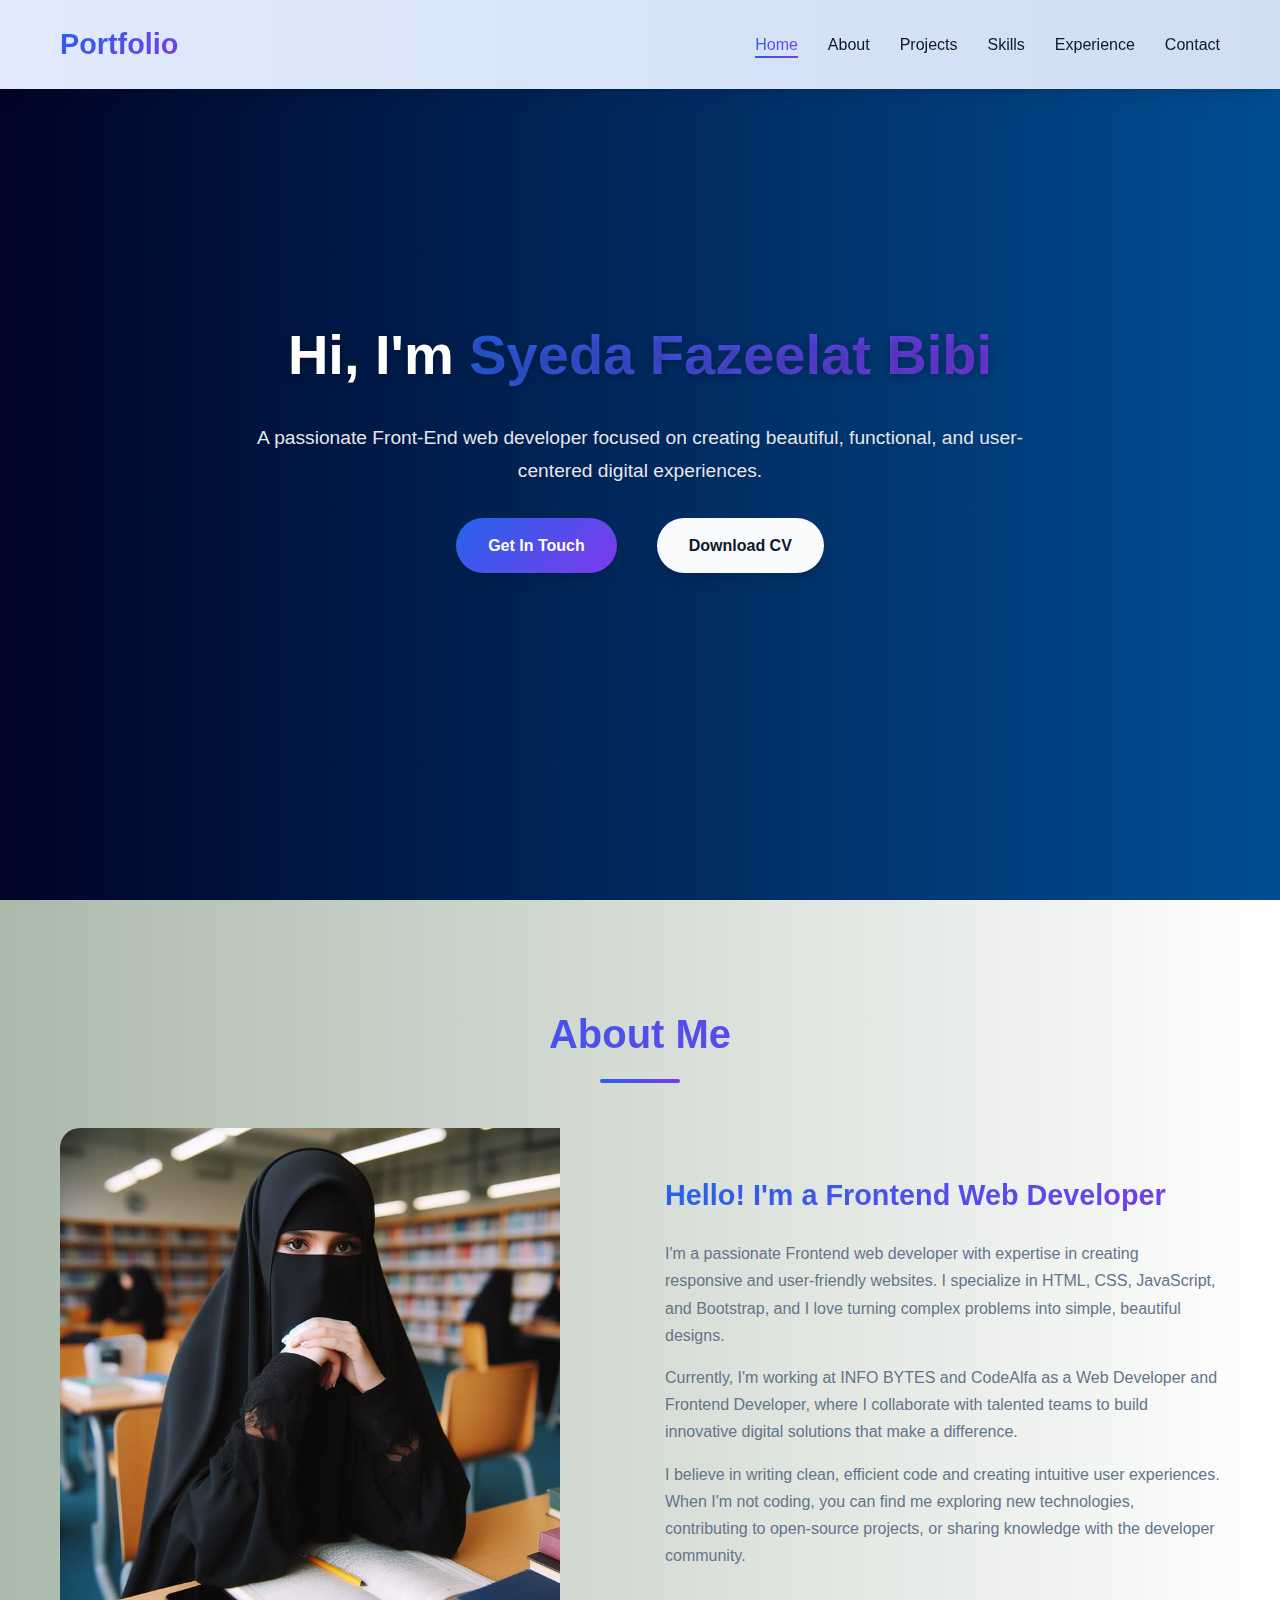
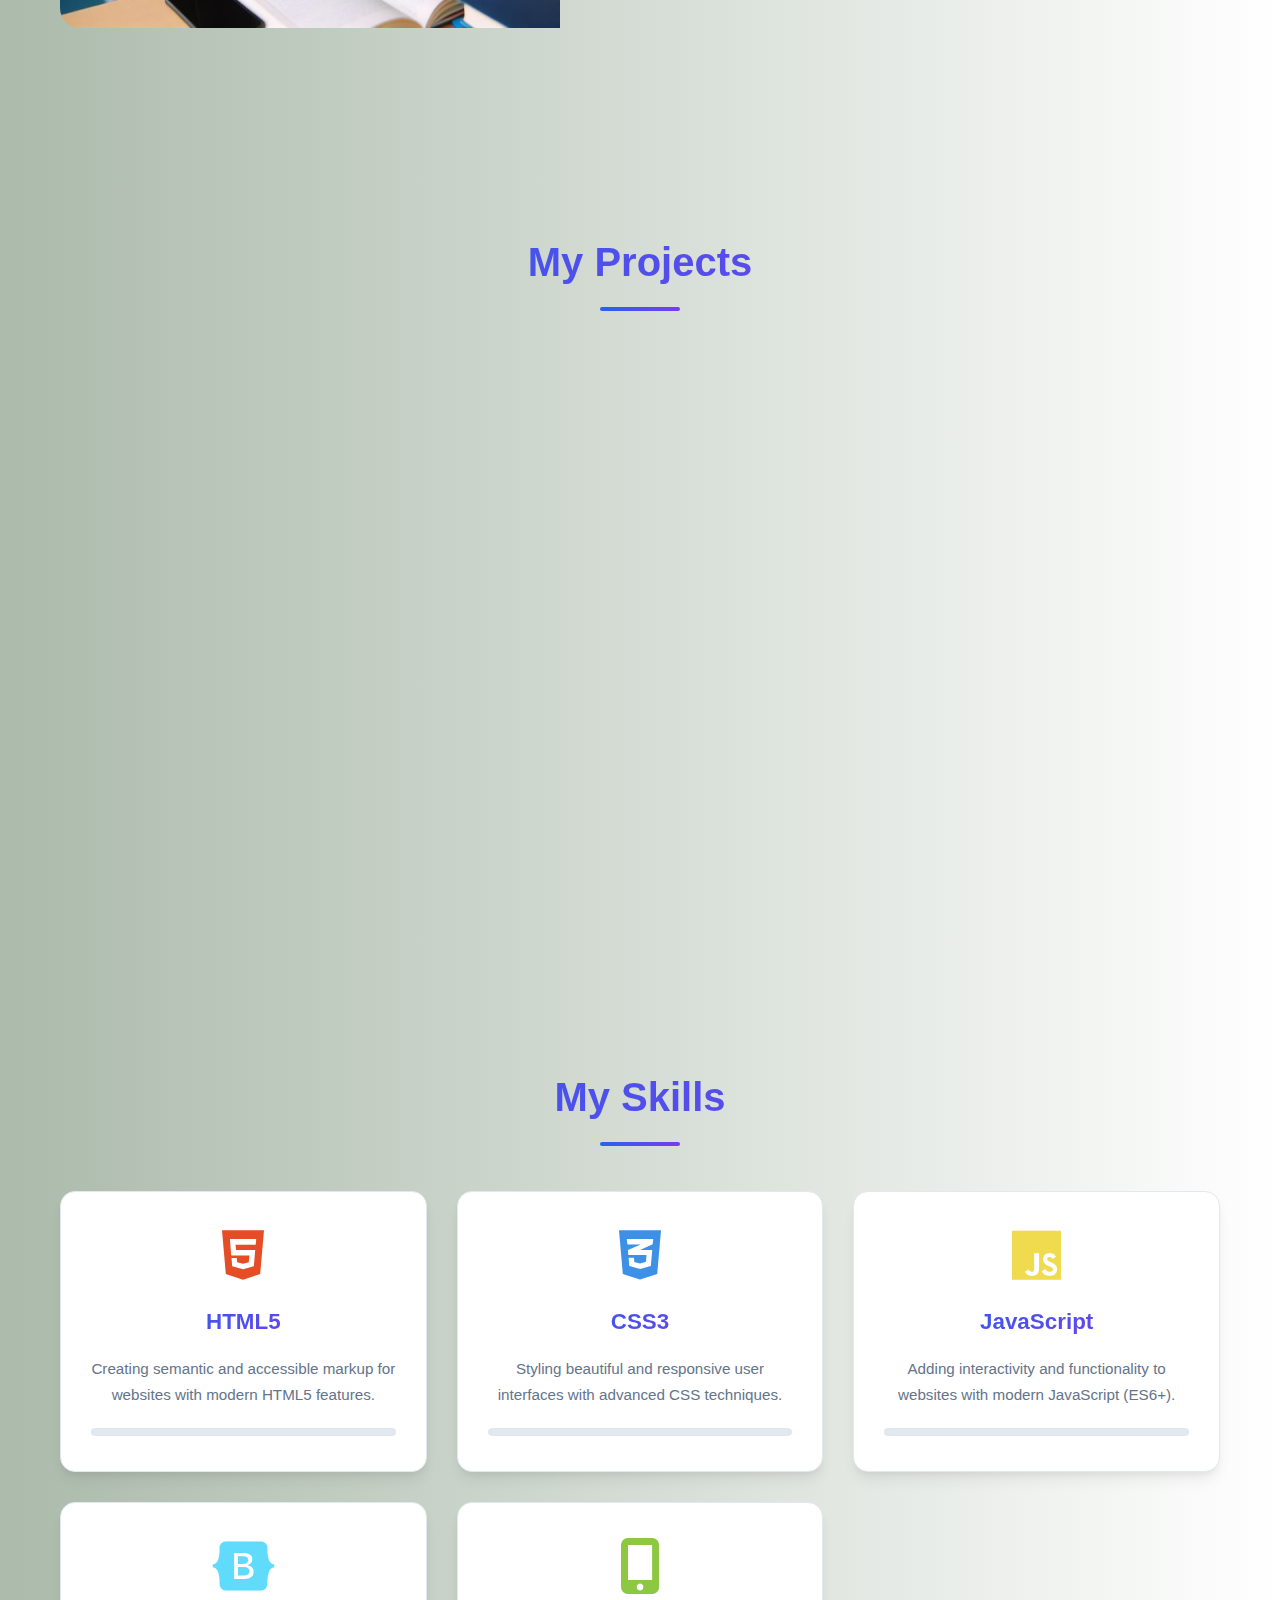
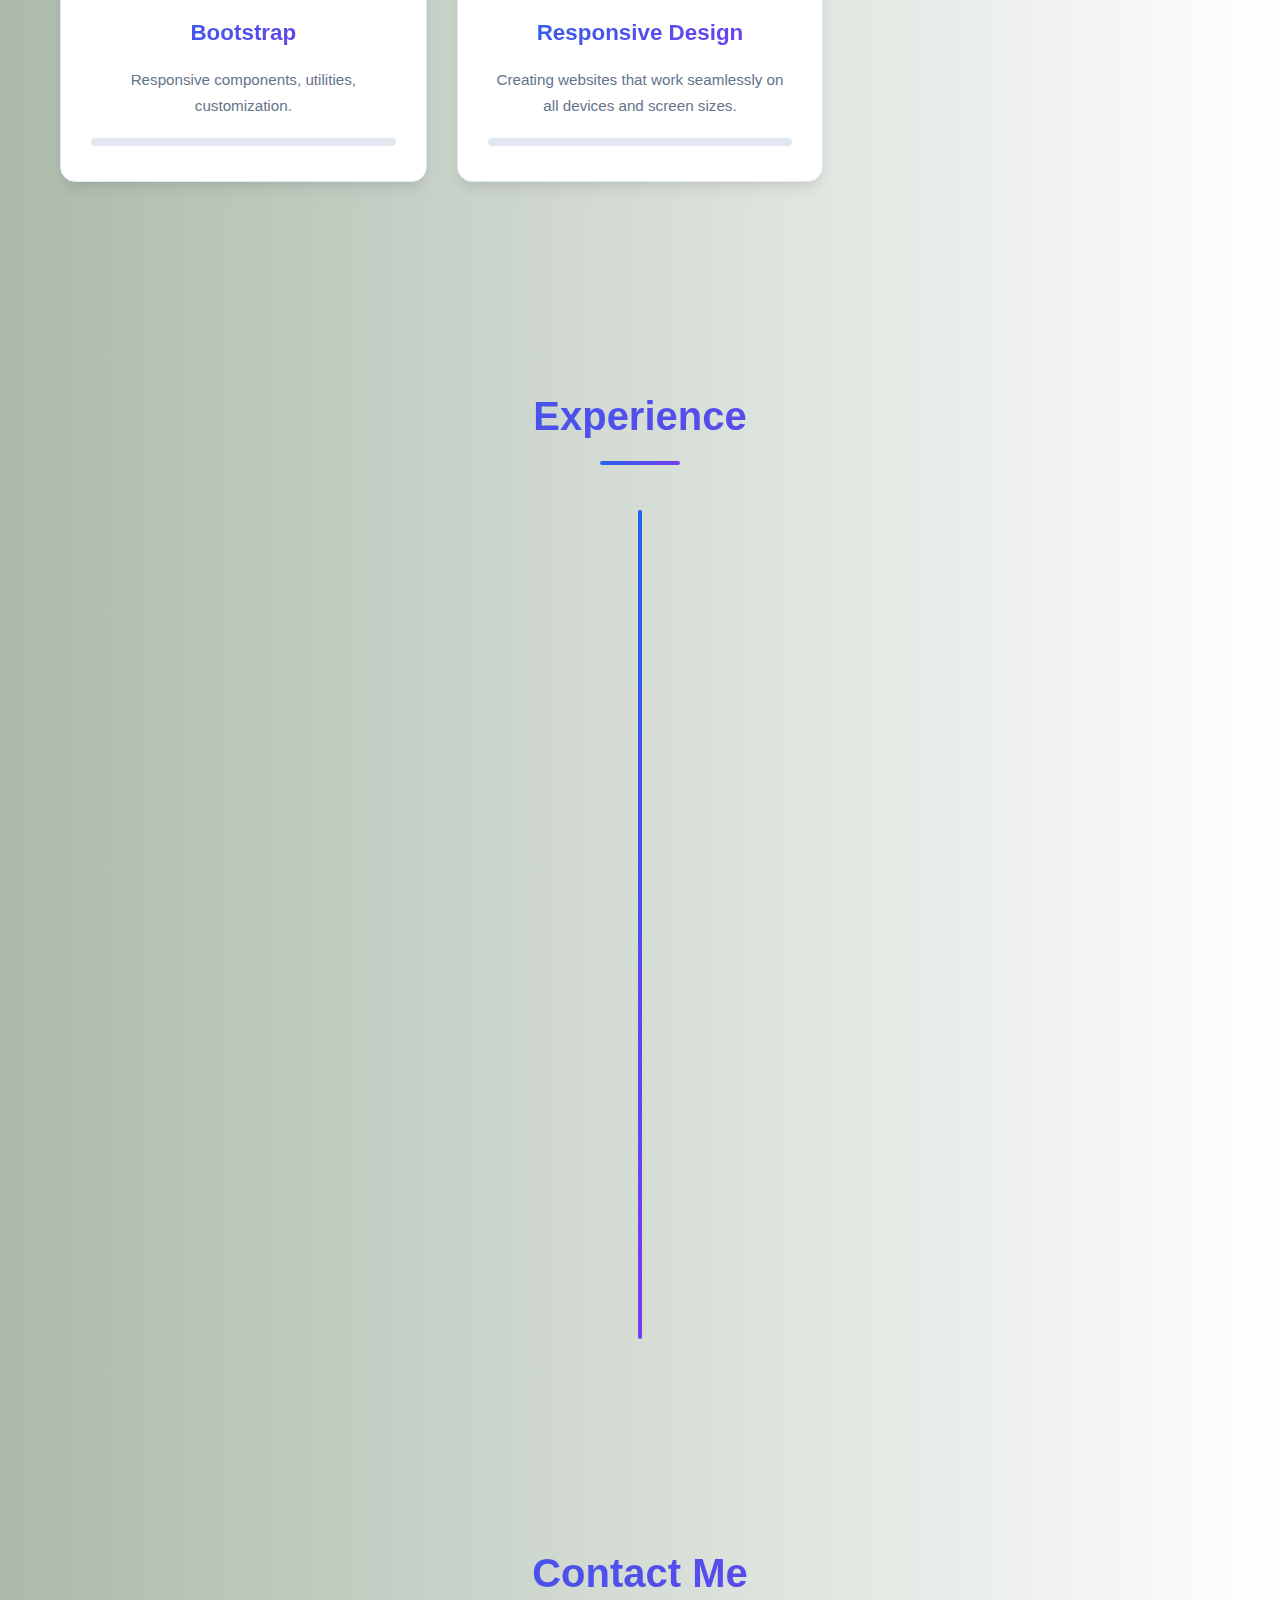
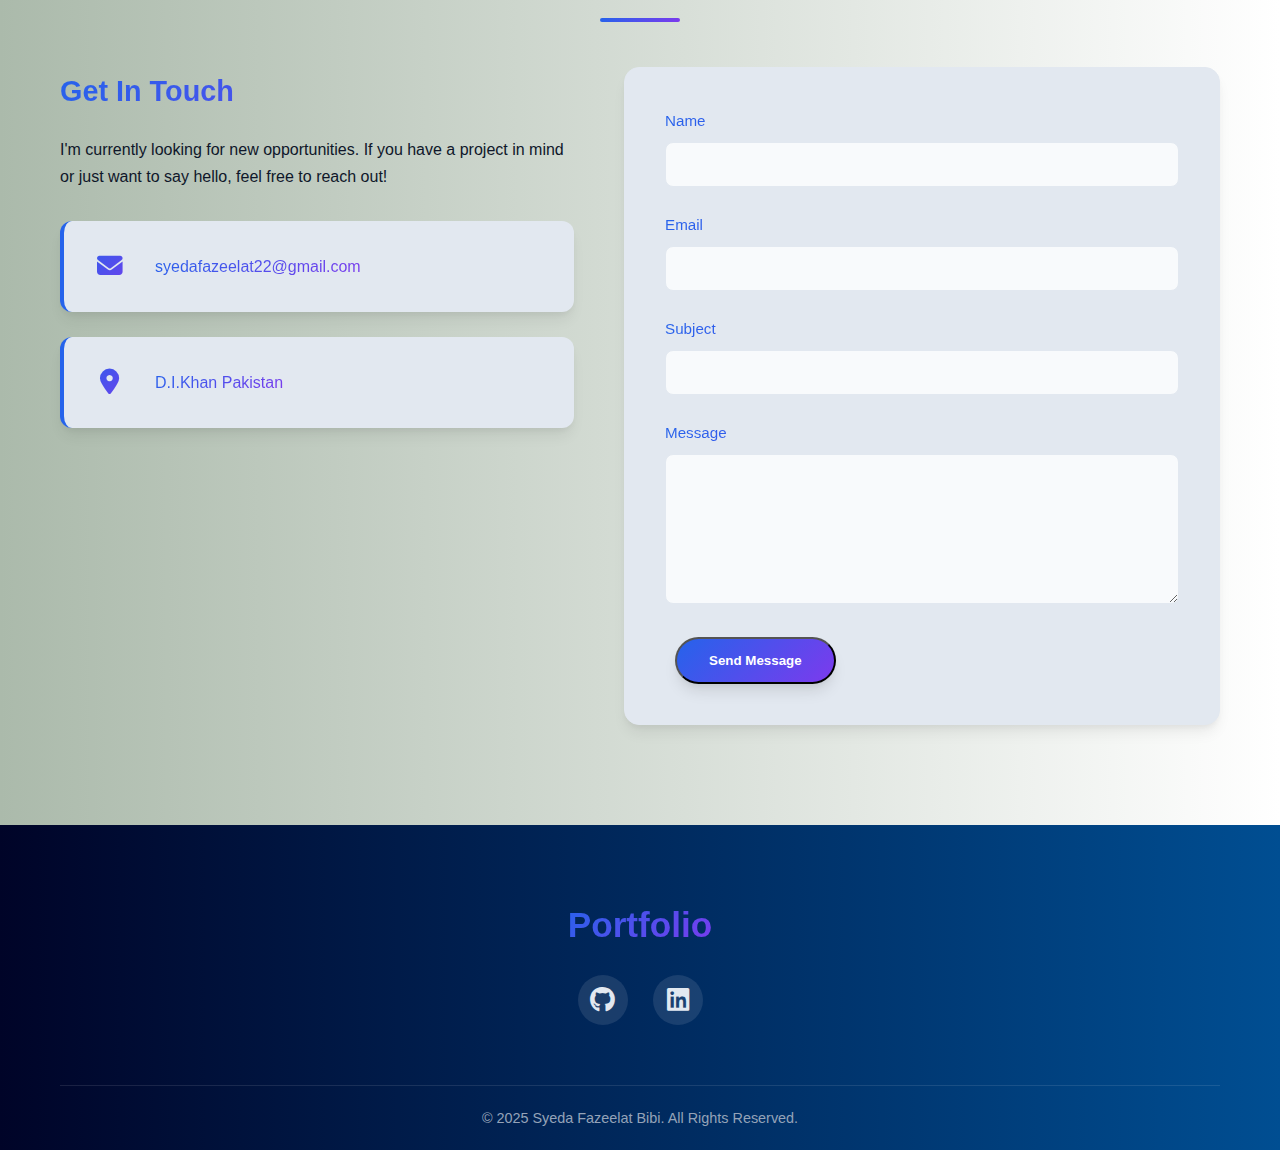
<file: Task 2/index.html>
<!DOCTYPE html>
<html lang="en">
<head>
    <meta charset="UTF-8">
    <meta name="viewport" content="width=device-width, initial-scale=1.0">
    <title>My Professional Portfolio</title>
    <link rel="stylesheet" href="style.css">
    <!-- Font Awesome for icons -->
    <link rel="stylesheet" href="https://cdnjs.cloudflare.com/ajax/libs/font-awesome/6.4.0/css/all.min.css">
</head>
<body>
    <!-- Header & Navigation -->
    <header>
        <div class="container">
            <nav>
                <div class="logo">Portfolio</div>
                <ul class="nav-links">
                    <li><a href="#home" class="active">Home</a></li>
                    <li><a href="#about">About</a></li>
                    <li><a href="#projects">Projects</a></li>
                    <li><a href="#skills">Skills</a></li>
                    <li><a href="#experience">Experience</a></li>
                    <li><a href="#contact">Contact</a></li>
                </ul>
                <div class="hamburger">
                    <i class="fas fa-bars"></i>
                </div>
            </nav>
        </div>
    </header>

    <!-- Home Section -->
    <section id="home">
        <div class="container">
            <div class="home-content">
                <h1>Hi, I'm <span style="background: var(--gradient); -webkit-background-clip: text; background-clip: text; color: transparent;">Syeda Fazeelat Bibi</span></h1>
                <p>A passionate Front-End web developer focused on creating beautiful, functional, and user-centered digital experiences.</p>
                <div class="btn-container">
                    <a href="#contact" class="btn">Get In Touch</a>
                    <a href="https://drive.google.com/file/d/1AL6zcIne_mZVqpy20tn9zsVlBze8ZUad/view?usp=drivesdk" class=" btn-outline">Download CV</a>
                </div>
            </div>
        </div>
    </section>

    <!-- About Section -->
    <section id="about">
        <div class="container">
            <h2 class="section-title">About Me</h2>
            <div class="about-content">
                <div class="about-img">
                    <img src="pic/girl.jpg" alt="Profile Picture">
                </div>
                <div class="about-text">
                    <h3>Hello! I'm a Frontend Web Developer</h3>
                    <p>I'm a passionate Frontend web developer with expertise in creating responsive and user-friendly websites. I specialize in HTML, CSS, JavaScript, and Bootstrap, and I love turning complex problems into simple, beautiful designs.</p>
                    <p>Currently, I'm working at INFO BYTES and CodeAlfa as a Web Developer and Frontend Developer, where I collaborate with talented teams to build innovative digital solutions that make a difference.</p>
                    <p>I believe in writing clean, efficient code and creating intuitive user experiences. When I'm not coding, you can find me exploring new technologies, contributing to open-source projects, or sharing knowledge with the developer community.</p>
                </div>
            </div>
        </div>
    </section>

    <!-- Projects Section -->
    <section id="projects">
        <div class="container">
            <h2 class="section-title">My Projects</h2>
            <div class="projects-container">
                <div class="project-card">
                    <div class="project-img">
                        <img src="pic/landing.jpg" alt="E-Commerce Website">
                    </div>
                    <div class="project-content">
                        <h3>Landing Page</h3>
                        <p>A modern, responsive landing page for SkillUp—an online IT learning platform offering free courses, expert-led video lessons, and mobile-friendly access.</p>
                        <div class="project-tags">
                            <span class="project-tag">HTML5</span>
                            <span class="project-tag">CSS3</span>
                            <span class="project-tag">JavaScript</span>
                        </div>
                        <div class="project-links">
                            <a href="https://syeda-fazeelat.github.io/landing-page/"><i class="fas fa-external-link-alt"></i> Live Demo</a>
                        </div>
                    </div>
                </div>
                <div class="project-card">
                    <div class="project-img">
                        <img src="pic/gallery.jpg" alt="Portfolio Website">
                    </div>
                    <div class="project-content">
                        <h3>Image gallery</h3>
                        <p>A clean, responsive image gallery with themed visuals—Nature, Architecture, Tech, and Abstract.</p>
                        <div class="project-tags">
                            <span class="project-tag">HTML5</span>
                            <span class="project-tag">CSS3</span>
                            <span class="project-tag">JavaScript</span>
                        </div>
                        <div class="project-links">
                            <a href="https://syeda-fazeelat.github.io/CodeAlpha_image-gallery/"><i class="fas fa-external-link-alt"></i> Live Demo</a>
                        </div>
                    </div>
                </div>
                <div class="project-card">
                    <div class="project-img">
                        <img src="pic/cal.jpg" alt="Weather App">
                    </div>
                    <div class="project-content">
                        <h3>Modern Calculator</h3>
                        <p>A sleek, responsive calculator built with HTML, CSS, and JavaScript—optimized for all screen sizes and designed for smooth user interaction.</p>
                        <div class="project-tags">
                            <span class="project-tag">HTML5</span>
                            <span class="project-tag">CSS3</span>
                            <span class="project-tag">JavaScript</span>
                        </div>
                        <div class="project-links">
                            <a href="https://syeda-fazeelat.github.io/CodeAlpha_Responsive_Calculator/"><i class="fas fa-external-link-alt"></i> Live Demo</a>
                        </div>
                    </div>
                </div>
            </div>
        </div>
    </section>

    <!-- Skills Section -->
    <section id="skills">
        <div class="container">
            <h2 class="section-title">My Skills</h2>
            <div class="skills-container">
                <div class="skill-card" data-skill="90">
                    <i class="fab fa-html5 skill-icon"></i>
                    <h3>HTML5</h3>
                    <p>Creating semantic and accessible markup for websites with modern HTML5 features.</p>
                    <div class="skill-progress">
                        <div class="progress-bar"></div>
                    </div>
                </div>
                <div class="skill-card" data-skill="85">
                    <i class="fab fa-css3-alt skill-icon"></i>
                    <h3>CSS3</h3>
                    <p>Styling beautiful and responsive user interfaces with advanced CSS techniques.</p>
                    <div class="skill-progress">
                        <div class="progress-bar"></div>
                    </div>
                </div>
                <div class="skill-card" data-skill="80">
                    <i class="fab fa-js skill-icon"></i>
                    <h3>JavaScript</h3>
                    <p>Adding interactivity and functionality to websites with modern JavaScript (ES6+).</p>
                    <div class="skill-progress">
                        <div class="progress-bar"></div>
                    </div>
                </div>
                <div class="skill-card" data-skill="75">
                    <i class="fab fa-bootstrap skill-icon"></i>
                    <h3>Bootstrap</h3>
                    <p>Responsive components, utilities, customization.</p>
                    <div class="skill-progress">
                        <div class="progress-bar"></div>
                    </div>
                </div>

                <div class="skill-card" data-skill="85">
                    <i class="fas fa-mobile-alt skill-icon"></i>
                    <h3>Responsive Design</h3>
                    <p>Creating websites that work seamlessly on all devices and screen sizes.</p>
                    <div class="skill-progress">
                        <div class="progress-bar"></div>
                    </div>
                </div>
            </div>
        </div>
    </section>

    <!-- Experience Section -->
    <section id="experience">
        <div class="container">
            <h2 class="section-title">Experience</h2>
            <div class="timeline">
                <div class="timeline-item left">
                    <div class="timeline-content">
                        <h3> Web Developer</h3>
                        <span class="date">INFO BYTES</span>
                        <span class="date">August 2025 - September 2025</span>
                        <p>Developing and maintaining responsive websites and web applications using modern frontend technologies. Collaborating with design teams to implement pixel-perfect UI components. Optimizing web performance and ensuring cross-browser compatibility.</p>
                    </div>
                </div>
                <div class="timeline-item right">
                    <div class="timeline-content">
                        <h3>Front-End Developer</h3>
                        <span class="date">CodeAlpha</span>
                        <span class="date">August 2025 - September 2025</span>
                        <p>Building interactive user interfaces for web applications. Implementing responsive designs and ensuring optimal user experience across all devices. Improved site performance by 40%.</p>
                    </div>
                </div>
            </div>
        </div>
    </section>

    <!-- Contact Section -->
    <section id="contact">
        <div class="container">
            <h2 class="section-title">Contact Me</h2>
            <div class="contact-container">
                <div class="contact-info">
                    <h3>Get In Touch</h3>
                    <p>I'm currently looking for new opportunities. If you have a project in mind or just want to say hello, feel free to reach out!</p>
                    <div class="contact-item">
                        <i class="fas fa-envelope"></i>
                        <span>syedafazeelat22@gmail.com</span>
                    </div>
                    <div class="contact-item">
                        <i class="fas fa-map-marker-alt"></i>
                        <span>D.I.Khan Pakistan</span>
                    </div>
                </div>
                <form class="contact-form" id="contactForm">
                    <div class="form-group">
                        <label for="name">Name</label>
                        <input type="text" id="name" name="name" required>
                    </div>
                    <div class="form-group">
                        <label for="email">Email</label>
                        <input type="email" id="email" name="email" required>
                    </div>
                    <div class="form-group">
                        <label for="subject">Subject</label>
                        <input type="text" id="subject" name="subject" required>
                    </div>
                    <div class="form-group">
                        <label for="message">Message</label>
                        <textarea id="message" name="message" required></textarea>
                    </div>
                    <button type="submit" class="btn">Send Message</button>
                </form>
            </div>
        </div>
    </section>

    <!-- Footer -->
    <footer>
        <div class="container">
            <div class="footer-content">
                <div class="footer-logo">Portfolio</div>
                <div class="social-links">
                    <a href="https://github.com/Syeda-Fazeelat"><i class="fab fa-github"></i></a>
                    <a href="https://www.linkedin.com/in/syeda-fazeelat-bibi-b81a9931a/"><i class="fab fa-linkedin"></i></a>
                </div>
            </div>
            <div class="footer-bottom">
                <p>&copy; 2025 Syeda Fazeelat Bibi. All Rights Reserved.</p>
            </div>
        </div>
    </footer>

    <script src="port.js"></script>
</body>
</html>
</file>
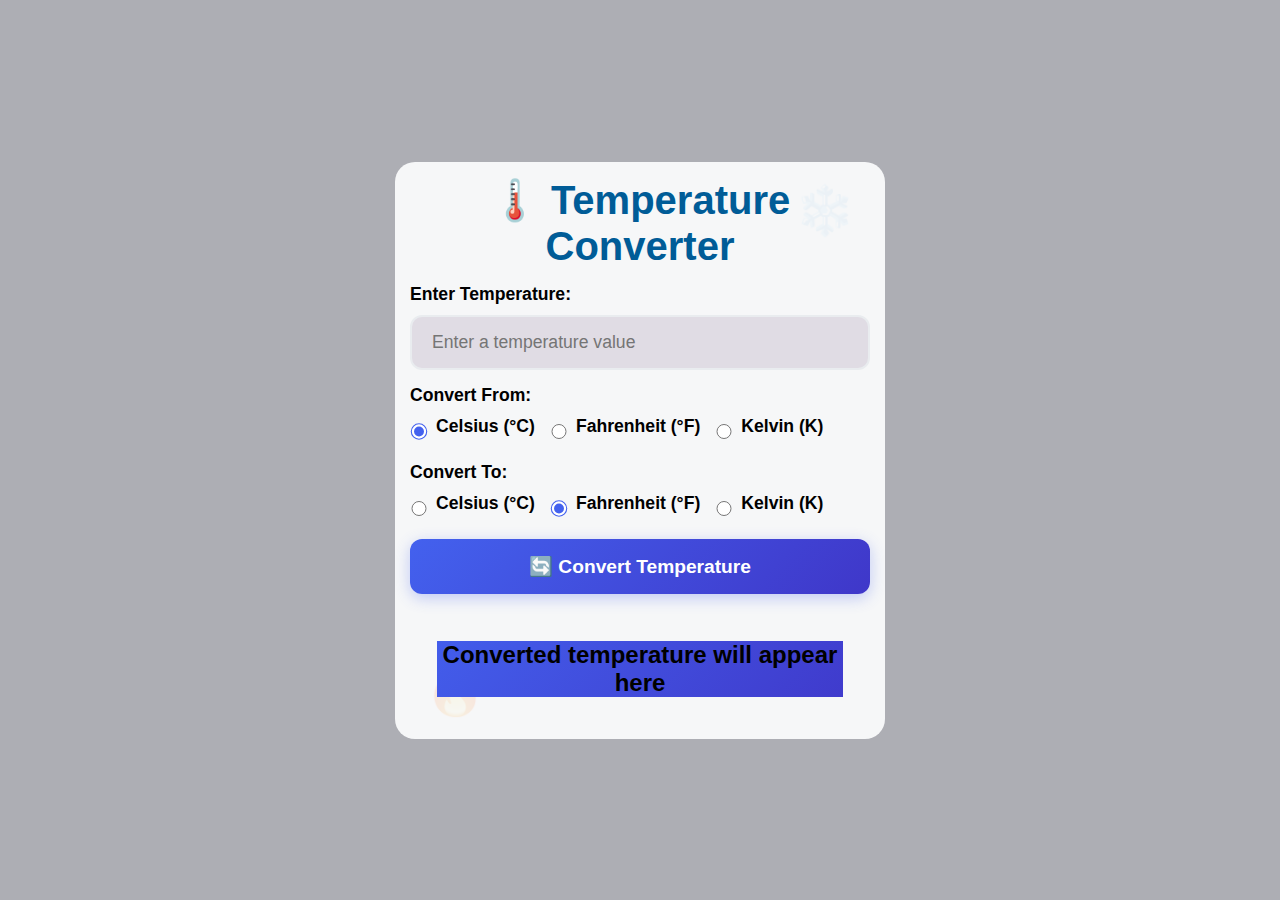
<file: Task 3/index.html>
<!DOCTYPE html>
<html lang="en">
<head>
    <meta charset="UTF-8">
    <meta name="viewport" content="width=device-width, initial-scale=1.0">
    <title>Temperature Converter</title>
   <link rel="stylesheet" href="style.css">
</head>
<body>
    <div class="container">
        <div class="temperature-icon temp-cold">❄️</div>
        <div class="temperature-icon temp-hot">🔥</div>
        
        <h1>🌡️ Temperature Converter</h1>
        
        <div class="input-group">
            <label for="temperature">Enter Temperature:</label>
            <input type="number" id="temperature" placeholder="Enter a temperature value">
            <div class="error" id="error-message">Please enter a valid number</div>
        </div>
        
        <div class="input-group">
            <label>Convert From:</label>
            <div class="radio-group">
                <div class="radio-option">
                    <input type="radio" id="celsius" name="fromUnit" value="celsius" checked>
                    <label for="celsius">Celsius (°C)</label>
                </div>
                <div class="radio-option">
                    <input type="radio" id="fahrenheit" name="fromUnit" value="fahrenheit">
                    <label for="fahrenheit">Fahrenheit (°F)</label>
                </div>
                <div class="radio-option">
                    <input type="radio" id="kelvin" name="fromUnit" value="kelvin">
                    <label for="kelvin">Kelvin (K)</label>
                </div>
            </div>
        </div>
        
        <div class="input-group">
            <label>Convert To:</label>
            <div class="radio-group">
                <div class="radio-option">
                    <input type="radio" id="toCelsius" name="toUnit" value="celsius">
                    <label for="toCelsius">Celsius (°C)</label>
                </div>
                <div class="radio-option">
                    <input type="radio" id="toFahrenheit" name="toUnit" value="fahrenheit" checked>
                    <label for="toFahrenheit">Fahrenheit (°F)</label>
                </div>
                <div class="radio-option">
                    <input type="radio" id="toKelvin" name="toUnit" value="kelvin">
                    <label for="toKelvin">Kelvin (K)</label>
                </div>
            </div>
        </div>
        
        <button id="convert-btn">
            <span>🔄 Convert Temperature</span>
        </button>
        
        <div class="result" id="result">
            Converted temperature will appear here
        </div>
    </div>

   <Script src="temp.js"></Script>
</body>
</file>
<file: Task 2/style.css>
* {
            margin: 0;
            padding: 0;
            box-sizing: border-box;
            scroll-behavior: smooth;
        }

        body {
            font-family: 'Segoe UI', Tahoma, Geneva, Verdana, sans-serif;
            line-height: 1.7;
            color: #444;
            background-color: #f9f9f9;
            overflow-x: hidden;
        }

        a {
            text-decoration: none;
            transition: all 0.3s ease;
        }

        ul {
            list-style: none;
        }

        .container {
            max-width: 1200px;
            margin: 0 auto;
            padding: 0 20px;
        }

        /* Professional Color Palette */
        :root {
            --primary: #2563eb;
            --primary-dark: #1d4ed8;
            --secondary: #7c3aed;
            --accent: #059669;
            --light: #f8fafc;
            --dark: #0f172a;
            --gray: #64748b;
            --light-gray: #e2e8f0;
            --gradient: linear-gradient(135deg, var(--primary), var(--secondary));
            --shadow: 0 10px 15px -3px rgba(0, 0, 0, 0.1), 0 4px 6px -2px rgba(0, 0, 0, 0.05);
            --card-shadow: 0 10px 15px -3px rgba(0, 0, 0, 0.07), 0 4px 6px -2px rgba(0, 0, 0, 0.05);
        }

        /* Header and Navigation */
        header {
            background: linear-gradient(to right, #e0eafc, #cfdef3);
            box-shadow: var(--shadow);
            position: fixed;
            width: 100%;
            top: 0;
            z-index: 1000;
            backdrop-filter: blur(10px);
            -webkit-backdrop-filter: blur(10px);
        }

        nav {
            display: flex;
            justify-content: space-between;
            align-items: center;
            padding: 20px 0;
        }

        .logo {
            font-size: 1.8rem;
            font-weight: 700;
            background: var(--gradient);
            -webkit-background-clip: text;
            background-clip: text;
            color: transparent;
        }

        .nav-links {
            display: flex;
        }

        .nav-links li {
            margin-left: 30px;
        }

        .nav-links a {
            color: var(--dark);
            font-weight: 500;
            position: relative;
            padding: 5px 0;
        }

        .nav-links a::after {
            content: '';
            position: absolute;
            width: 0;
            height: 2px;
            bottom: 0;
            left: 0;
            background: var(--gradient);
            transition: width 0.3s ease;
        }

        .nav-links a:hover::after,
        .nav-links a.active::after {
            width: 100%;
        }

        .nav-links a:hover,
        .nav-links a.active {
            background: var(--gradient);
            -webkit-background-clip: text;
            background-clip: text;
            color: transparent;
        }

        .hamburger {
            display: none;
            cursor: pointer;
            background: var(--light-gray);
            padding: 10px;
            border-radius: 8px;
        }

        /* Sections */
        section {
            padding: 100px 0;
            position: relative;
        }

        .section-title {
            text-align: center;
            margin-bottom: 60px;
            font-size: 2.5rem;
            background: var(--gradient); 
            -webkit-background-clip: text; 
            background-clip: text;
            color: transparent;
            font-weight: 700;
            position: relative;
        }

        .section-title::after {
            content: '';
            position: absolute;
            width: 80px;
            height: 4px;
            background: var(--gradient);
            bottom: -15px;
            left: 50%;
            transform: translateX(-50%);
            border-radius: 2px;
        }

        /* Home Section */
        #home {
            min-height: 100vh;
            display: flex;
            align-items: center;
            justify-content: center;
            padding-top: 80px;
        background: linear-gradient(to right, #000428, #004e92);
        }
        .home-content {
            text-align: center;
            z-index: 1;
            max-width: 800px;
            animation: fadeInUp 1s ease;
        }

        .home-content h1 {
            font-size: 3.5rem;
            margin-bottom: 20px;
            color: white;
            text-shadow: 0 2px 10px rgba(0, 0, 0, 0.3);
            font-weight: 700;
        }

        .home-content p {
            font-size: 1.2rem;
            margin-bottom: 30px;
            color: #e2e8f0;
            text-shadow: 0 1px 3px rgba(0, 0, 0, 0.2);
        }

        .btn {
            display: inline-block;
            background: var(--gradient);
            color: white;
            padding: 14px 32px;
            border-radius: 30px;
            font-weight: 600;
            box-shadow: var(--shadow);
            position: relative;
            overflow: hidden;
            z-index: 1;
            margin: 0 10px;
        }

        .btn::before {
            content: '';
            position: absolute;
            top: 0;
            left: -100%;
            width: 100%;
            height: 100%;
            background: linear-gradient(90deg, transparent, rgba(255, 255, 255, 0.2), transparent);
            transition: 0.5s;
            z-index: -1;
        }

        .btn:hover::before {
            left: 100%;
        }

        .btn:hover {
            transform: translateY(-3px);
            box-shadow: 0 15px 25px -5px rgba(0, 0, 0, 0.2);
        }

        .btn-outline {
            display: inline-block;
            background-color: var(--light);
            color: var(--dark);
             padding: 14px 32px;
            border-radius: 30px;
            font-weight: 600;
            box-shadow: var(--shadow);
            position: relative;
            overflow: hidden;
            z-index: 1;
            margin: 0 10px;
        }

        .btn-outline:hover {
           background: var(--gradient);
            color: white;
        }

        .btn-container {
            display: flex;
            justify-content: center;
            gap: 20px;
            flex-wrap: wrap;
            margin-top: 20px;
        }

        /* About Section */
        #about {
            padding: 100px 0;
            background: linear-gradient(to right, #abbaab, #ffffff);
        }

        .about-content {
            display: flex;
            align-items: center;
            gap: 50px;
            animation: fadeInLeft 1s ease;
        }

        .about-img {
            flex: 1;
            border-radius: 20px;
            overflow: hidden;
        }

        .about-img img {
            width: 90%;
            display: block;
            transition: transform 0.5s ease;
        }

        .about-img:hover img {
            transform: scale(1.05);
        }

        .about-text {
            flex: 1;
        }

        .about-text h3 {
            font-size: 1.8rem;
            margin-bottom: 20px;
            background: var(--gradient); 
            -webkit-background-clip: text; 
            background-clip: text; 
            color: transparent;
        }

        .about-text p {
            margin-bottom: 15px;
            color: var(--gray);
        }

        /* Projects Section */
        #projects {
            padding: 100px 0;
            background: linear-gradient(to right, #abbaab, #ffffff);
        }

        .projects-container {
            display: grid;
            grid-template-columns: repeat(auto-fill, minmax(350px, 1fr));
            gap: 30px;
            margin-top: 40px;
        }

        .project-card {
            background: white;
            border-radius: 15px;
            overflow: hidden;
            box-shadow: var(--card-shadow);
            border: 1px solid var(--light-gray);
            transition: all 0.4s ease;
            position: relative;
        }

        .project-card:hover {
            transform: translateY(-10px);
            box-shadow: 0 20px 25px -5px rgba(0, 0, 0, 0.1);
            border-color: rgba(37, 99, 235, 0.2);
        }

        .project-img {
            height: 200px;
            overflow: hidden;
        }

        .project-img img {
            width: 100%;
            height: 100%;
            object-fit: cover;
            transition: transform 0.5s ease;
        }

        .project-card:hover .project-img img {
            transform: scale(1.1);
        }

        .project-content {
            padding: 25px;
        }

        .project-content h3 {
            margin-bottom: 15px;
            background: var(--gradient); 
            -webkit-background-clip: text; 
            background-clip: text; 
            color: transparent;
            font-size: 1.4rem;
        }

        .project-content p {
            color: var(--gray);
            margin-bottom: 20px;
            font-size: 0.95rem;
        }

        .project-tags {
            display: flex;
            flex-wrap: wrap;
            gap: 8px;
            margin-bottom: 20px;
        }

        .project-tag {
            background-color: var(--light-gray);
            color: var(--dark);
            padding: 5px 12px;
            border-radius: 20px;
            font-size: 0.8rem;
            font-weight: 500;
        }

        .project-links {
            display: flex;
            gap: 15px;
        }

        .project-links a {
            color: var(--primary);
            font-weight: 600;
            display: flex;
            align-items: center;
            gap: 5px;
        }

        .project-links a:hover {
            background: var(--gradient);
            -webkit-background-clip: text;
            background-clip: text;
            color: transparent;
        }

        /* Skills Section with Enhanced Animations and Colors */
        #skills {
            padding: 100px 0;
             background: linear-gradient(to right, #abbaab, #ffffff);
        }

        .skills-container {
            display: grid;
            grid-template-columns: repeat(auto-fill, minmax(280px, 1fr));
            gap: 30px;
            margin-top: 40px;
        }

        .skill-card {
            background: white;
            padding: 35px 30px;
            border-radius: 15px;
            text-align: center;
            box-shadow: var(--card-shadow);
            border: 1px solid var(--light-gray);
            transition: all 0.4s ease;
            position: relative;
            overflow: hidden;
            z-index: 1;
        }

        .skill-card::before {
            content: '';
            position: absolute;
            top: 0;
            left: 0;
            width: 100%;
            height: 100%;
            background: var(--gradient);
            opacity: 0;
            z-index: -1;
            transition: opacity 0.4s ease;
            border-radius: 15px;
        }

        .skill-card:hover::before {
            opacity: 0.05;
        }

        .skill-card:hover {
            transform: translateY(-10px);
            box-shadow: 0 20px 25px -5px rgba(0, 0, 0, 0.1);
            border-color: rgba(37, 99, 235, 0.2);
        }

        .skill-icon {
            font-size: 3.5rem;
            margin-bottom: 20px;
            display: inline-block;
            transition: all 0.4s ease;
        }

        /* Custom colors for skill icons */
        .skill-card:nth-child(1) .skill-icon { color: #e44d26; } /* HTML5 */
        .skill-card:nth-child(2) .skill-icon { color: #3c91e6; } /* CSS3 */
        .skill-card:nth-child(3) .skill-icon { color: #f0db4f; } /* JavaScript */
        .skill-card:nth-child(4) .skill-icon { color: #61dbfb; } /* React */
        .skill-card:nth-child(5) .skill-icon { color: #8cc842; } /* Node.js */
        .skill-card:nth-child(6) .skill-icon { color: #563d7c; } /* Responsive Design */

        .skill-card:hover .skill-icon {
            transform: scale(1.1) rotate(10deg);
            filter: brightness(1.2);
        }

        .skill-card h3 {
            margin-bottom: 15px;
           background: var(--gradient); 
           -webkit-background-clip: text; 
           background-clip: text; 
           color: transparent;
            font-size: 1.4rem;
        }

        .skill-card p {
            color: var(--gray);
            font-size: 0.95rem;
        }

        /* Skill progress bars */
        .skill-progress {
            margin-top: 20px;
            height: 8px;
            background-color: var(--light-gray);
            border-radius: 4px;
            overflow: hidden;
        }

        .progress-bar {
            height: 100%;
            background: var(--gradient);
            border-radius: 4px;
            width: 0;
            transition: width 1.5s ease;
        }

        /* Experience Section */
        #experience {
            padding: 100px 0;
            background: linear-gradient(to right, #abbaab, #ffffff);
        }

        .timeline {
            position: relative;
            max-width: 800px;
            margin: 0 auto;
        }

        .timeline::after {
            content: '';
            position: absolute;
            width: 4px;
            background: var(--gradient);
            top: 0;
            bottom: 0;
            left: 50%;
            margin-left: -2px;
            border-radius: 2px;
        }

        .timeline-item {
            padding: 30px 30px;
            position: relative;
            width: 50%;
            box-sizing: border-box;
            opacity: 0;
            transform: translateY(30px);
            transition: all 0.6s ease;
        }

        .timeline-item.visible {
            opacity: 1;
            transform: translateY(0);
        }

        .timeline-item::after {
            content: '';
            position: absolute;
            width: 24px;
            height: 24px;
            background-color: white;
            border: 4px solid var(--primary);
            top: 38px;
            border-radius: 50%;
            z-index: 1;
            box-shadow: 0 4px 8px rgba(0, 0, 0, 0.1);
        }

        .left {
            left: 0;
        }

        .right {
            left: 50%;
        }

        .left::after {
            right: -12px;
        }

        .right::after {
            left: -12px;
        }

        .timeline-content {
            padding: 25px;
            background-color: white;
            border-radius: 12px;
            position: relative;
            box-shadow: var(--card-shadow);
            border: 1px solid var(--light-gray);
        }

        .timeline-content h3,h6 {
            margin-bottom: 12px;
            background: var(--gradient); 
            -webkit-background-clip: text; 
            background-clip: text; 
            color: transparent;
            font-size: 1.3rem;
        }

        .timeline-content .date {
            color: var(--primary);
            font-weight: 600;
            margin-bottom: 12px;
            display: block;
        }

        .timeline-content p {
            color: var(--gray);
        }

        /* Contact Section with Enhanced Colors */
        #contact {
            padding: 100px 0;
            background: linear-gradient(to right, #abbaab, #ffffff);
        }

        .contact-container {
            display: flex;
            gap: 50px;
            animation: fadeInRight 1s ease;
        }

        .contact-info {
            flex: 1;
        }

        .contact-info h3 {
            font-size: 1.8rem;
            margin-bottom: 20px;
            background: var(--gradient); 
            -webkit-background-clip: text; 
            background-clip: text; 
            color: transparent;
        }

        .contact-info p {
            margin-bottom: 30px;
            color: var(--dark);
        }

        .contact-item {
            display: flex;
            align-items: center;
            margin-bottom: 25px;
            padding: 18px;
            background-color: var(--light-gray);
            border-radius: 12px;
            box-shadow: var(--card-shadow);
            transition: all 0.3s ease;
            border-left: 4px solid var(--primary);
        }
        .contact-item span{
            background: var(--gradient); 
            -webkit-background-clip: text; 
            background-clip: text; 
            color: transparent;
        }

        .contact-item:hover {
            transform: translateX(8px);
            box-shadow: 0 15px 25px -5px rgba(0, 0, 0, 0.1);
        }

        .contact-item i {
            font-size: 1.6rem;
            margin-right: 18px;
            width: 55px;
            height: 55px;
            display: flex;
            align-items: center;
            justify-content: center;
            border-radius: 50%;
           background: var(--gradient); 
            -webkit-background-clip: text; 
            background-clip: text; 
            color: transparent;
        }

        .contact-form {
            flex: 1;
            background-color: var(--light-gray);
            padding: 40px;
            border-radius: 15px;
            box-shadow: var(--card-shadow);
            border: 1px solid var(--light-gray);
        }
        
        .form-group {
            margin-bottom: 25px;
        }
        input{
            color: var(--secondary);
        }

        .form-group label {
            display: block;
            margin-bottom: 8px;
            font-weight: 500;
            background: var(--gradient); 
            -webkit-background-clip: text; 
            background-clip: text; 
            color: transparent;
            font-size: 0.95rem;
        }

        .form-group input,
        .form-group textarea {
            width: 100%;
            padding: 14px;
            border: 1px solid var(--light-gray);
            border-radius: 8px;
            font-family: inherit;
            transition: all 0.3s ease;
            background-color:var(--light);
        }

        .form-group input:focus,
        .form-group textarea:focus {
            outline: none;
            border-color: var(--primary);
            box-shadow: 0 0 0 3px rgba(37, 99, 235, 0.2);
        }

        .form-group textarea {
            height: 150px;
            resize: vertical;
            
        }

        /* Footer */
        footer {
            background: linear-gradient(to right, #000428, #004e92);
            color: #e2e8f0;
            padding: 70px 0 20px;
            text-align: center;
        }

        .footer-content {
            display: flex;
            flex-direction: column;
            align-items: center;
            margin-bottom: 30px;
        }

        .footer-logo {
            font-size: 2.2rem;
            font-weight: 700;
            background: var(--gradient);
            -webkit-background-clip: text;
            background-clip: text;
            color: transparent;
            margin-bottom: 20px;
        }

        .social-links {
            display: flex;
            gap: 25px;
            margin-bottom: 30px;
        }

        .social-links a {
            color: #e2e8f0;
            font-size: 1.6rem;
            width: 50px;
            height: 50px;
            display: flex;
            align-items: center;
            justify-content: center;
            background-color: rgba(255, 255, 255, 0.1);
            border-radius: 50%;
            transition: all 0.3s ease;
        }

        .social-links a:hover {
            background-color: var(--primary);
            transform: translateY(-5px);
            box-shadow: 0 10px 15px -3px rgba(0, 0, 0, 0.2);
        }

        .footer-bottom {
            border-top: 1px solid rgba(255, 255, 255, 0.1);
            padding-top: 20px;
            font-size: 0.9rem;
            color: #94a3b8;
        }

        /* Animations */
        @keyframes fadeInUp {
            from {
                opacity: 0;
                transform: translateY(30px);
            }
            to {
                opacity: 1;
                transform: translateY(0);
            }
        }

        @keyframes fadeInLeft {
            from {
                opacity: 0;
                transform: translateX(30px);
            }
            to {
                opacity: 1;
                transform: translateX(0);
            }
        }

        @keyframes fadeInRight {
            from {
                opacity: 0;
                transform: translateX(-30px);
            }
            to {
                opacity: 1;
                transform: translateX(0);
            }
        }

        /* Responsive Design */
        @media (max-width: 992px) {
            .section-title {
                font-size: 2.2rem;
            }
            
            .home-content h1 {
                font-size: 3rem;
            }
            
            .about-content {
                flex-direction: column;
            }
            
            .contact-container {
                flex-direction: column;
            }
            
            .timeline::after {
                left: 31px;
            }
            
            .timeline-item {
                width: 100%;
                padding-left: 70px;
                padding-right: 25px;
            }
            
            .timeline-item::after {
                left: 20px;
            }
            
            .right {
                left: 0;
            }
            
            .projects-container {
                grid-template-columns: repeat(auto-fill, minmax(300px, 1fr));
            }
        }

        @media (max-width: 768px) {
            .nav-links {
                display: none;
                flex-direction: column;
                background-color: rgba(255, 255, 255, 0.95);
                position: absolute;
                top: 80px;
                left: 0;
                width: 100%;
                box-shadow: 0 10px 20px rgba(0, 0, 0, 0.1);
                backdrop-filter: blur(10px);
            }
            
            .nav-links.active {
                display: flex;
            }
            
            .nav-links li {
                margin: 15px 0;
                text-align: center;
            }
            
            .hamburger {
                display: block;
            }
            
            .home-content h1 {
                font-size: 2.5rem;
            }
            
            .section-title {
                font-size: 2rem;
            }
            
            section {
                padding: 80px 0;
            }
            
            .projects-container {
                grid-template-columns: 1fr;
            }
            
            .btn-container {
                flex-direction: column;
                align-items: center;
            }
            
            .btn {
                margin: 10px 0;
                width: 80%;
                max-width: 300px;
            }
        }

        @media (max-width: 576px) {
            .home-content h1 {
                font-size: 2.2rem;
            }
            
            .section-title {
                font-size: 1.8rem;
            }
            
            .skills-container {
                grid-template-columns: 1fr;
            }
            
            .contact-form {
                padding: 30px 20px;
            }
        }
</file>
<file: Task 3/style.css>
:root {
            --primary: #4361ee;
            --secondary: #3f37c9;
            --warm: #f72585;
            --cool: #0854ac;
            --transition: all 0.3s cubic-bezier(0.4, 0, 0.2, 1);
        }
        
        * {
            margin: 0;
            padding: 0;
            box-sizing: border-box;
        }
        
        body {
            font-family: 'Segoe UI', Tahoma, Geneva, Verdana, sans-serif;
            background-color: #adaeb4;
            min-height: 100vh;
            display: flex;
            align-items: center;
            justify-content: center;
            padding: 20px;
            overflow-x: hidden;
        }
        
        .container {
            background: #f6f7f8;
            padding: 15px;
            border-radius: 20px;
            box-shadow: var(--shadow);
            width: 100%;
            max-width: 490px;
            position: relative;
            overflow: hidden;
            transform: translateY(0);
            animation: floatIn 0.8s ease-out;
        }
        h1 {
            text-align: center;
            color: #005c97;
            margin-bottom: 15px;
            font-size: 2.5rem;
            position: relative;
            animation: titleGlow 2s infinite alternate;
        }
        
        .input-group {
            margin-bottom: 15px;
            position: relative;
            z-index: 1;
        }
        
        label {
            display: block;
            margin-bottom: 10px;
            font-weight: 600;
            color: var(--dark);
            font-size: 1.1rem;
            position: relative;
            transition: var(--transition);
        }
        
        input[type="number"] {
            width: 100%;
            padding: 15px 20px;
            border: 2px solid #e9ecef;
            border-radius: 12px;
            font-size: 1.1rem;
            box-sizing: border-box;
            transition: var(--transition);
            background-color: #e0dce4;
            font-weight: 500;
        }
        
        input[type="number"]:focus {
            outline: none;
            border-color: var(--primary);
            background-color: rgb(234, 228, 240);
            color: var(--primary);
            box-shadow: 0 0 0 3px rgba(67, 97, 238, 0.2);
            transform: translateY(-2px);
        }
        
        .radio-group {
            display: flex;
            gap: 15px;
            margin-bottom: 15px;
            flex-wrap: wrap;
        }
        
        .radio-option {
            display: flex;
            align-items: center;
            gap: 8px;
            position: relative;
            z-index: 1;
        }
        
        input[type="radio"] {
            width: 18px;
            height: 15px;
            accent-color: var(--primary);
            cursor: pointer;
            transition: var(--transition);
        }
        
        input[type="radio"]:checked {
            transform: scale(1.1);
        }
        
        button {
            width: 100%;
            padding: 16px 20px;
            background: linear-gradient(135deg, var(--primary), var(--secondary));
            color: white;
            border: none;
            border-radius: 12px;
            font-size: 1.2rem;
            font-weight: 600;
            cursor: pointer;
            transition: var(--transition);
            position: relative;
            overflow: hidden;
            z-index: 1;
            box-shadow: 0 4px 15px rgba(67, 97, 238, 0.3);
        }
        
        button:hover {
            transform: translateY(-3px);
            box-shadow: 0 8px 25px rgba(67, 97, 238, 0.4);
            background: linear-gradient(135deg, var(--secondary), var(--primary));
        }
        
        button:active {
            transform: translateY(1px);
        }
        .result {
            margin-top: 20px;
            padding: 25px;
            background: linear-gradient(135deg, var(--primary), var(--secondary));
           border-radius: 15px;
            text-align: center;
            font-size: 1.5rem;
            font-weight: 700;
            color: var(--light);
            min-height: 30px;
            display: flex;
            align-items: center;
            justify-content: center;
            position: relative;
            z-index: 1;
            border: 2px dashed transparent;
            background-origin: border-box;
            background-clip: content-box, border-box;
            animation: pulse 2s infinite;
        }
        
        .result br {
            margin-bottom: 5px;
        }
        
        .error {
            color: #e63946;
            font-size: 0.9rem;
            margin-top: 8px;
            display: none;
            animation: shake 0.5s;
            font-weight: 500;
        }
        
        .temperature-icon {
            position: absolute;
            font-size: 3rem;
            opacity: 0.1;
            z-index: 0;
            animation: float 6s ease-in-out infinite;
        }
        
        .temp-cold {
            top: 20px;
            right: 30px;
            color: #4895ef;
        }
        
        .temp-hot {
            bottom: 20px;
            left: 30px;
            color: #f72585;
        }
        
        /* Animations */
        @keyframes floatIn {
            0% {
                opacity: 0;
                transform: translateY(50px);
            }
            100% {
                opacity: 1;
                transform: translateY(0);
            }
        }
        
        @keyframes titleGlow {
            0% {
                text-shadow: 0 0 10px rgba(67, 97, 238, 0.2);
            }
            100% {
                text-shadow: 0 0 20px rgba(67, 97, 238, 0.5), 0 0 30px rgba(67, 97, 238, 0.3);
            }
        }
        
        @keyframes pulse {
            0% {
                box-shadow: 0 0 0 0 rgba(76, 201, 240, 0.4);
            }
            70% {
                box-shadow: 0 0 0 10px rgba(76, 201, 240, 0);
            }
            100% {
                box-shadow: 0 0 0 0 rgba(76, 201, 240, 0);
            }
        }
        
        @keyframes shake {
            0%, 100% { transform: translateX(0); }
            10%, 30%, 50%, 70%, 90% { transform: translateX(-5px); }
            20%, 40%, 60%, 80% { transform: translateX(5px); }
        }
        
        @keyframes float {
            0% {
                transform: translateY(0) rotate(0deg);
            }
            50% {
                transform: translateY(-10px) rotate(5deg);
            }
            100% {
                transform: translateY(0) rotate(0deg);
            }
        }
        
        /* Responsive Design */
        @media (max-width: 600px) {
            .container {
                padding: 30px 20px;
                margin: 10px;
            }
            
            h1 {
                font-size: 2rem;
            }
            
            .radio-group {
                gap: 10px;
            }
            
            .temperature-icon {
                font-size: 2rem;
            }
        }
        
        /* Temperature-based styling */
        .result.warm {
            background: linear-gradient(135deg, #fff0f6, #fce6eb);
            color: var(--warm);
        }
        
        .result.cool {
            background: linear-gradient(135deg, #f0f4ff, #e6eefc);
            color: var(--cool);
        }
</file>
